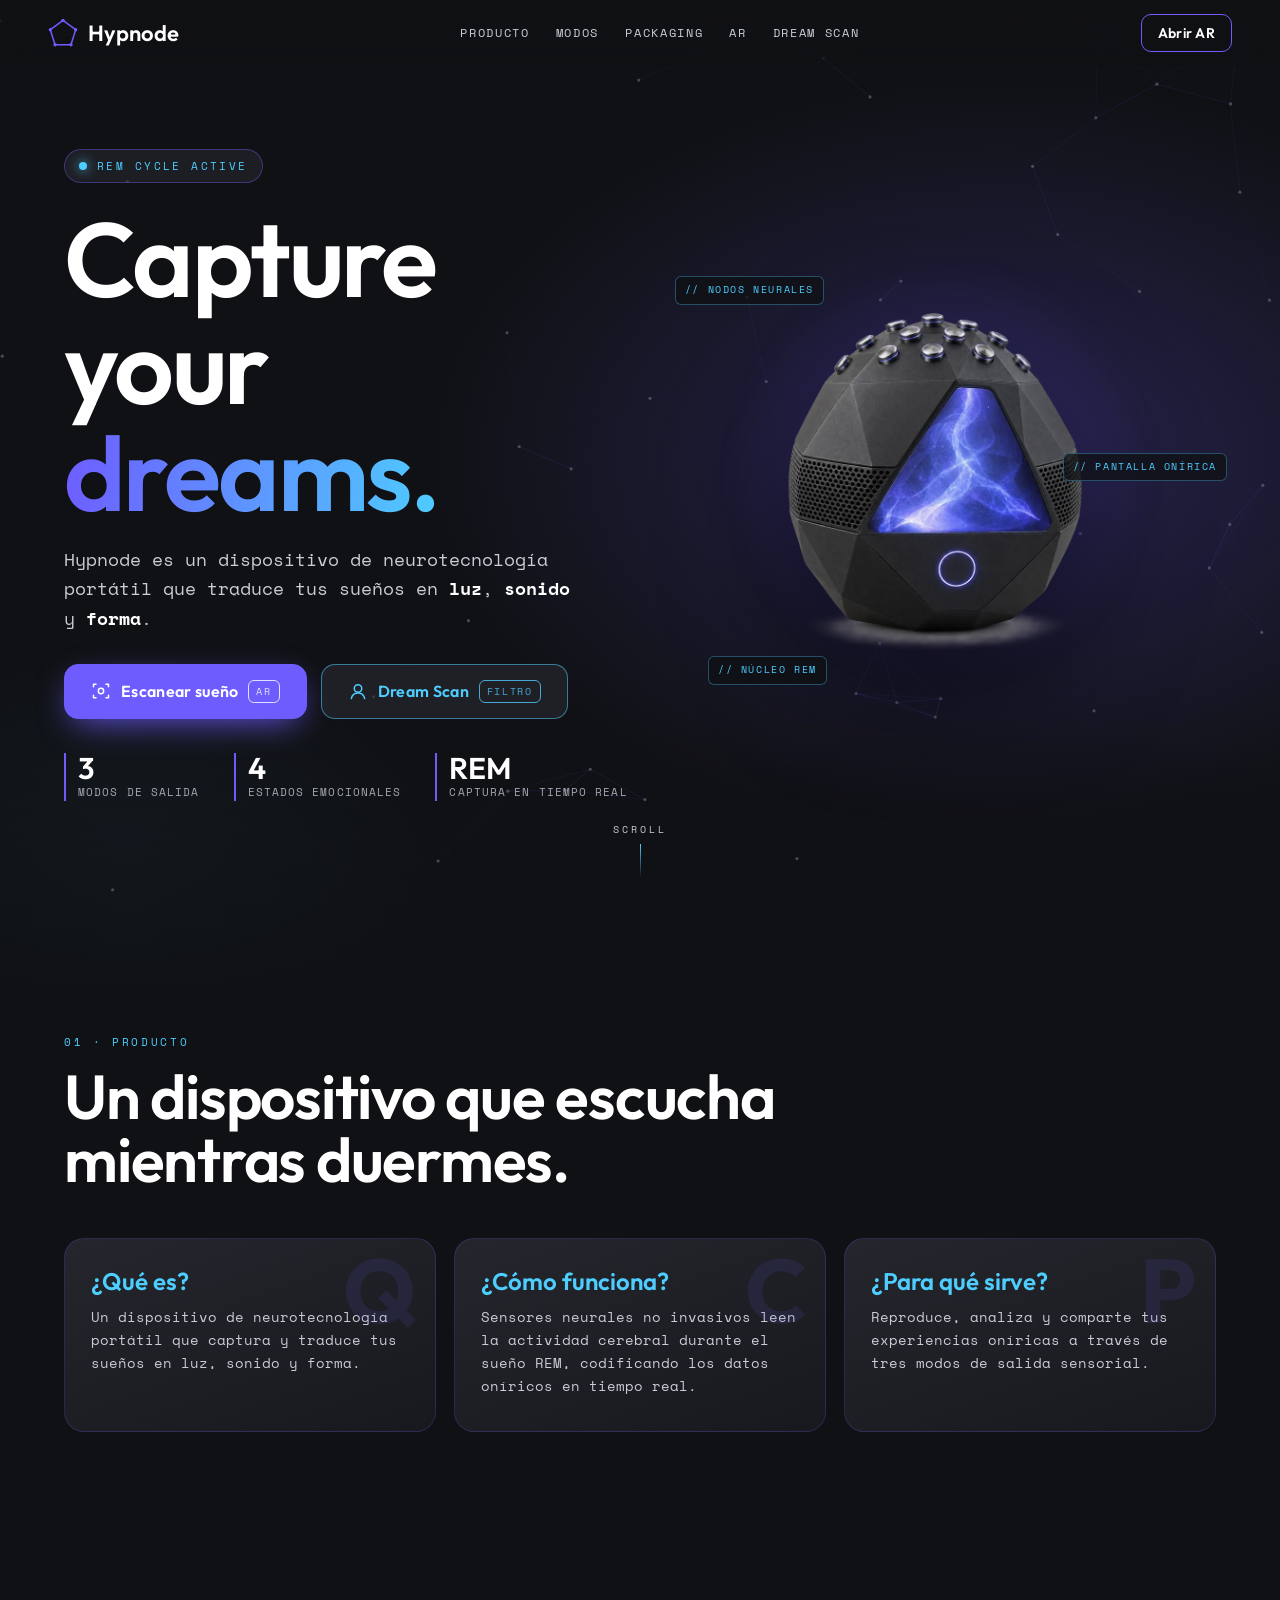
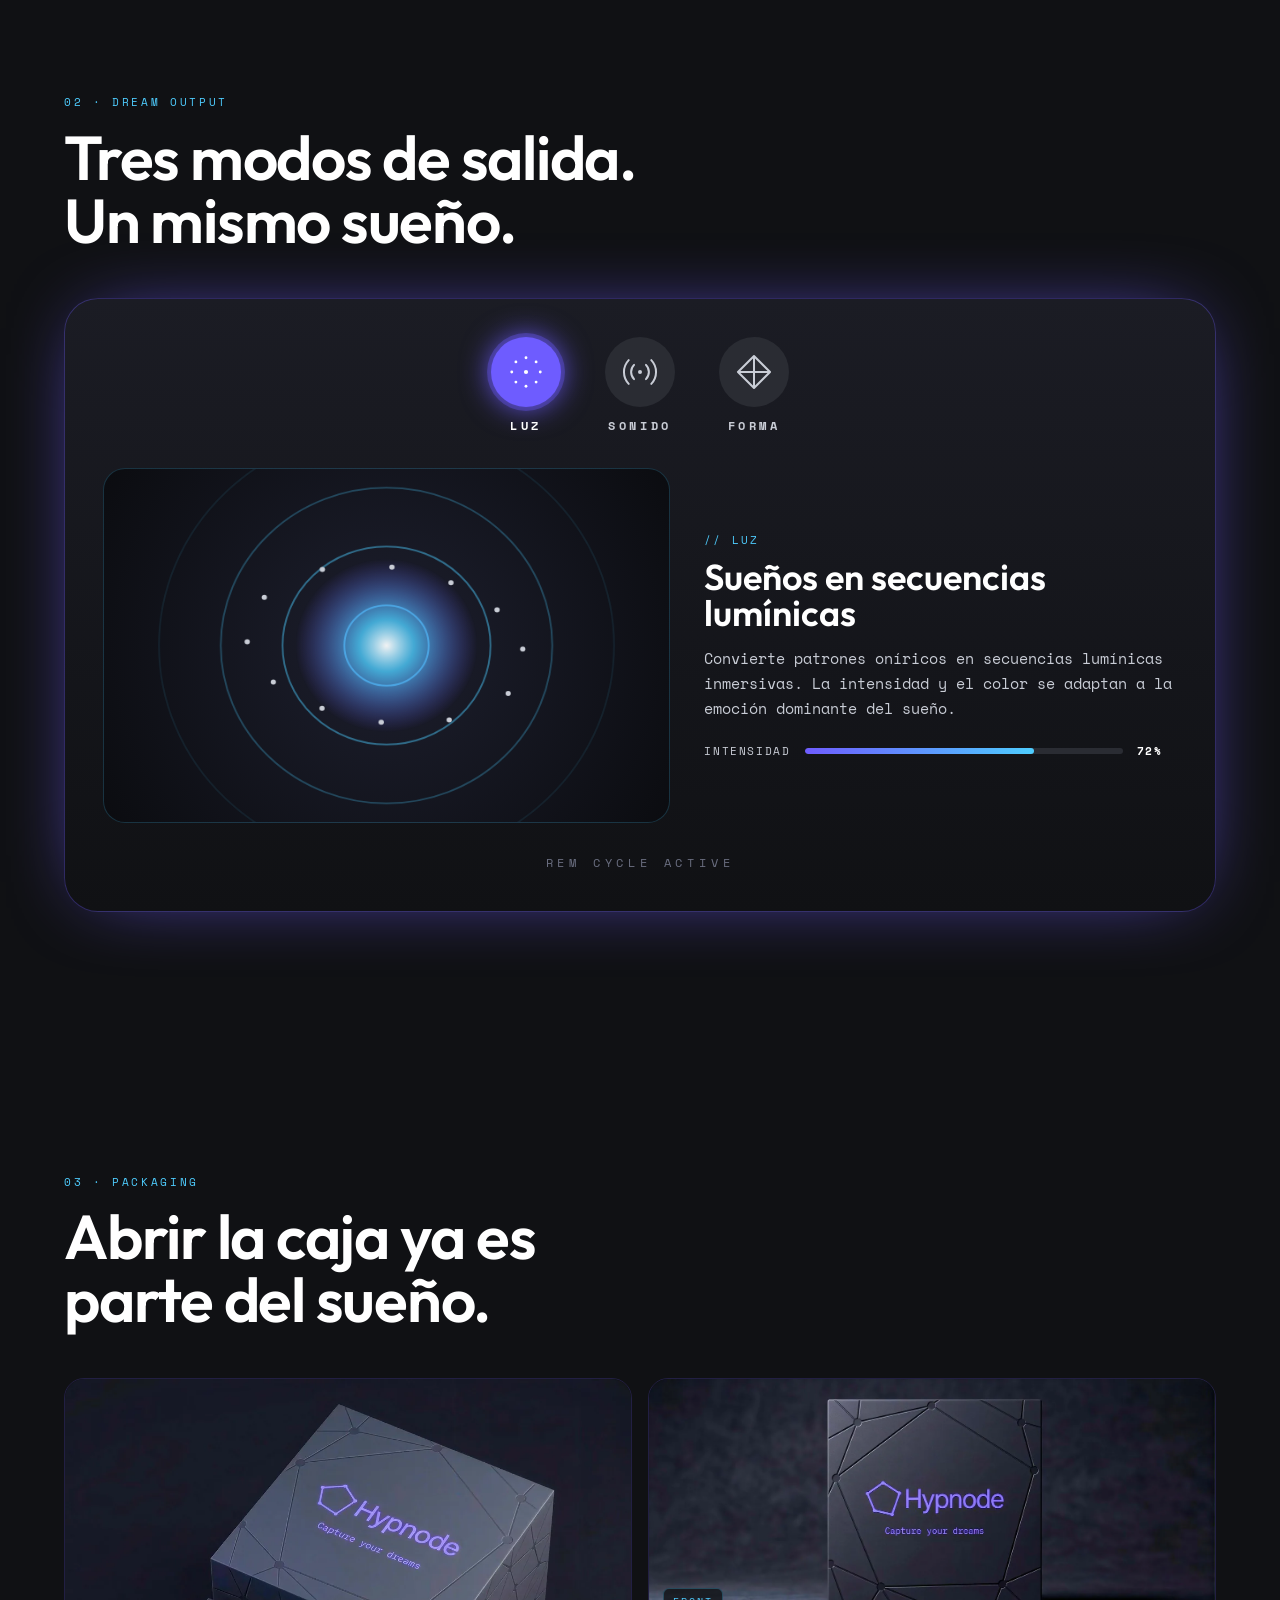
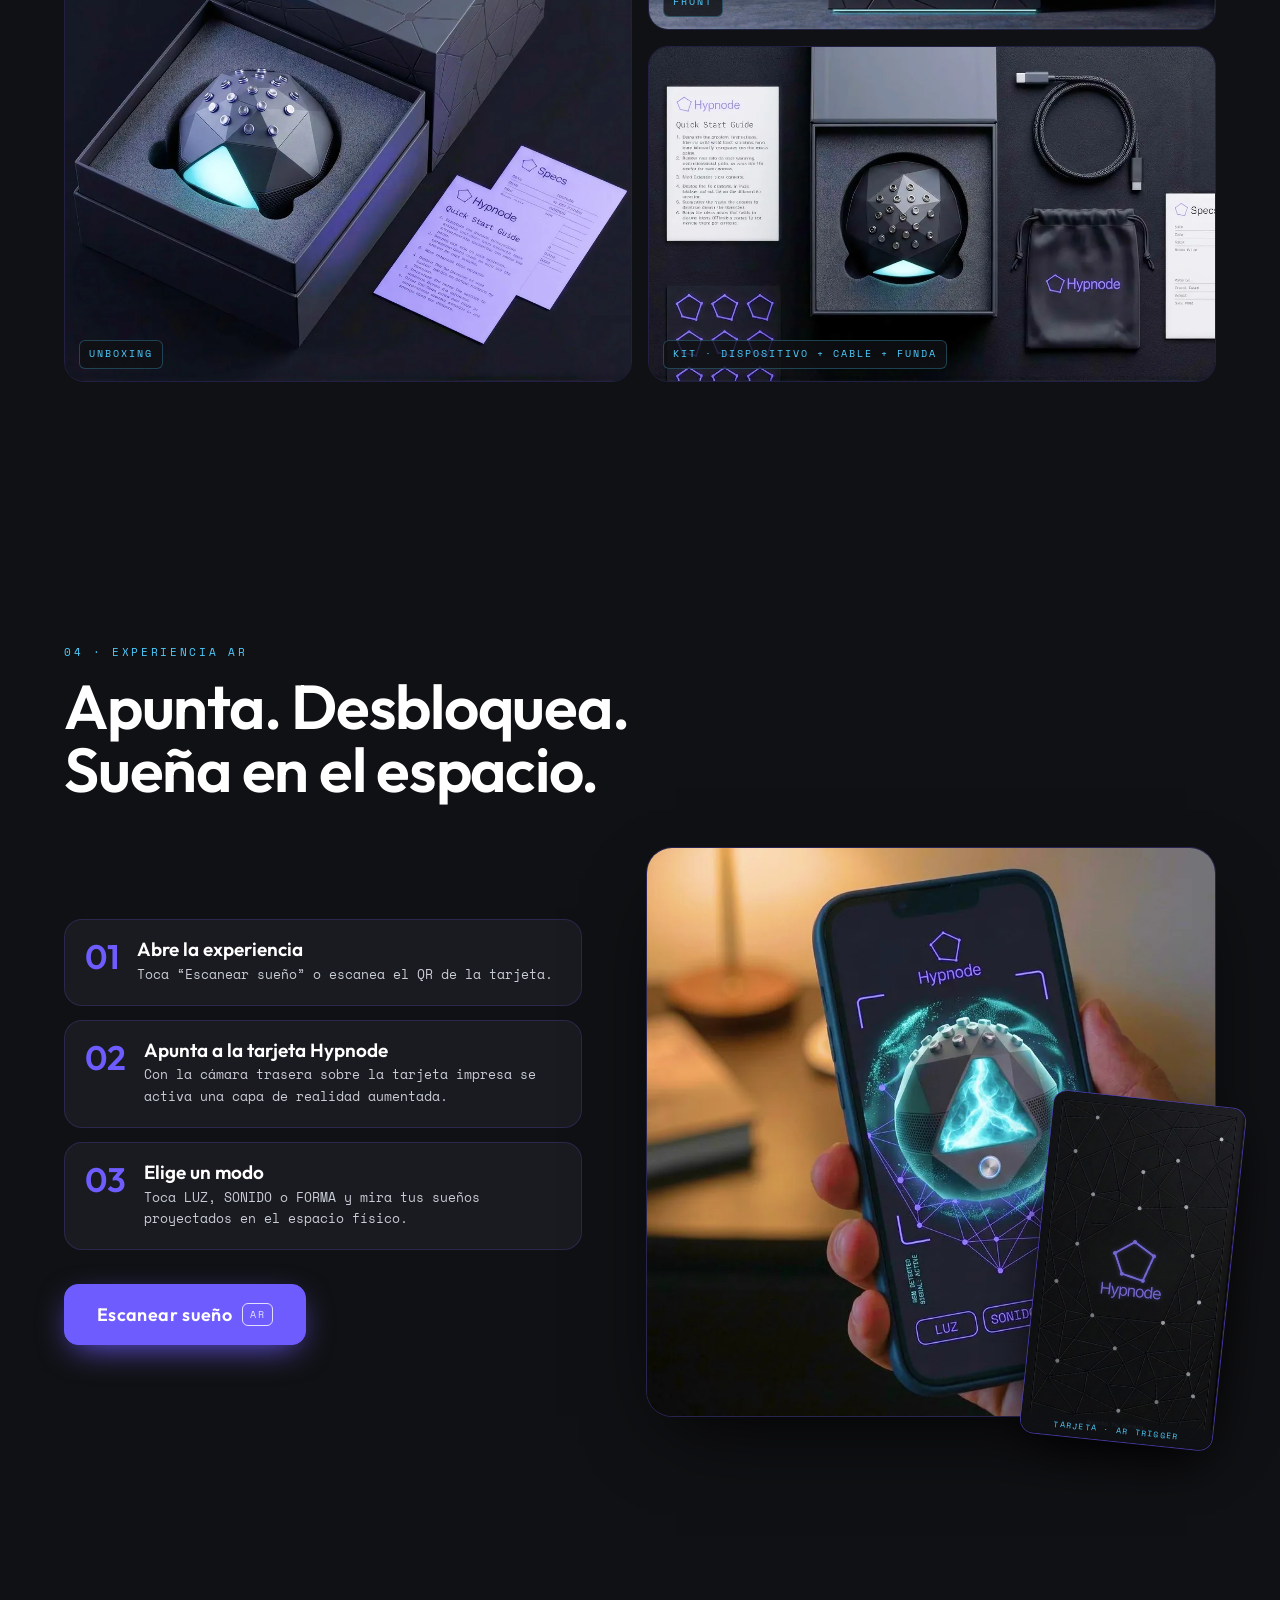
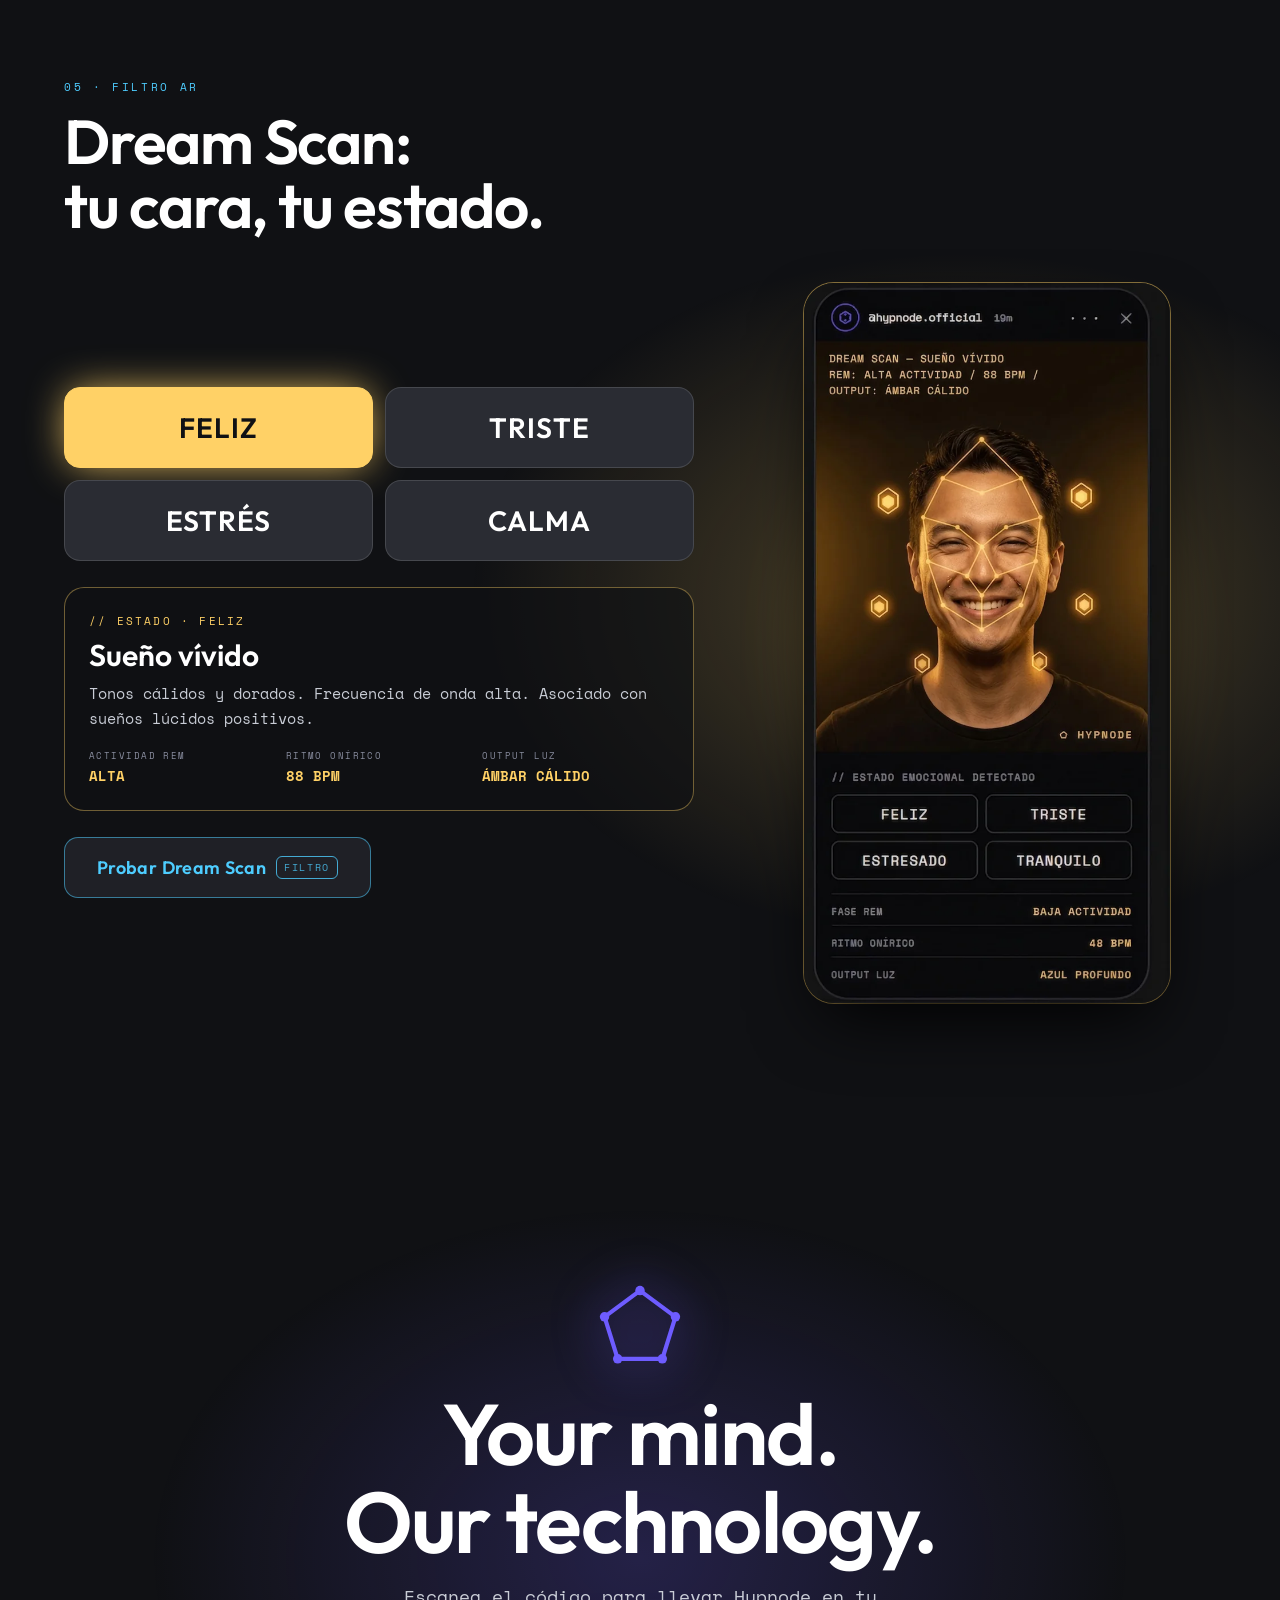
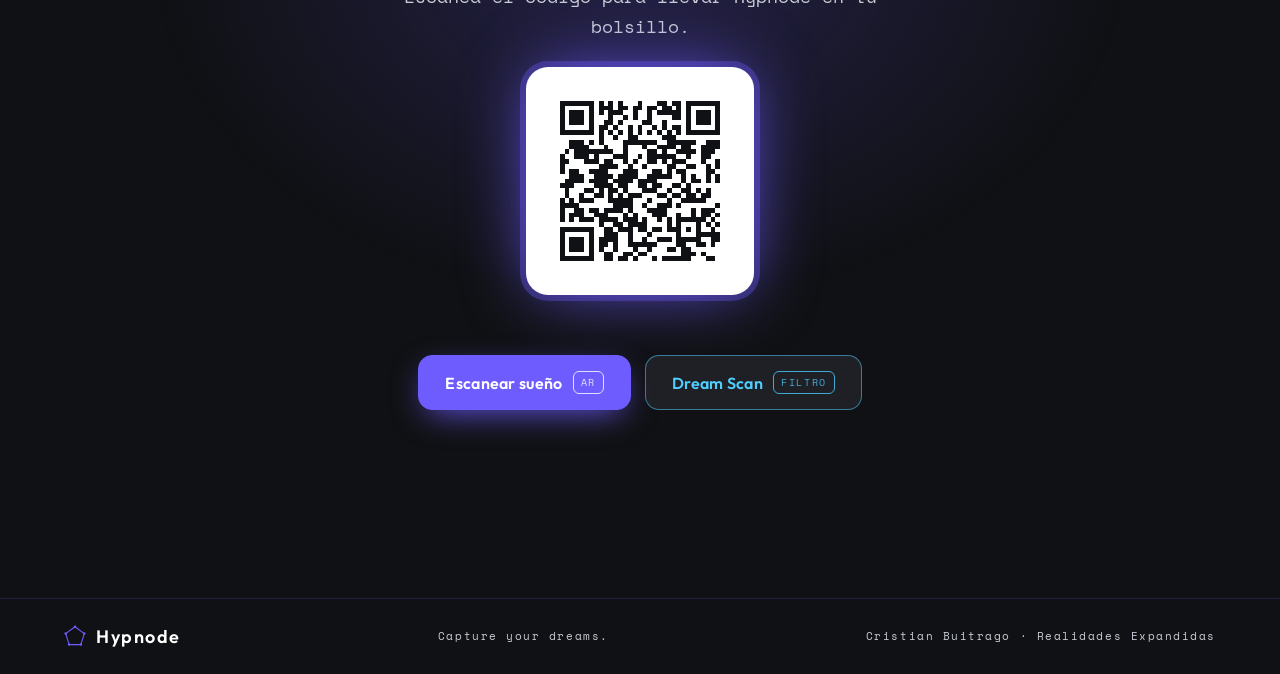
<file: hypnode/index.html>
<!DOCTYPE html>
<html lang="es">
<head>
<meta charset="UTF-8" />
<meta name="viewport" content="width=device-width, initial-scale=1" />
<title>Hypnode · Capture your dreams</title>
<meta name="description" content="Hypnode: neurotecnología portátil que captura y traduce tus sueños en luz, sonido y forma. Experiencia AR y filtro Dream Scan." />
<meta name="theme-color" content="#101114" />
<link rel="icon" href="assets/img/favicon.svg" type="image/svg+xml" />
<link rel="preconnect" href="https://fonts.googleapis.com" />
<link rel="preconnect" href="https://fonts.gstatic.com" crossorigin />
<link href="https://fonts.googleapis.com/css2?family=Outfit:wght@400;600;700&family=Space+Mono:wght@400;700&display=swap" rel="stylesheet" />
<link rel="stylesheet" href="css/home.css" />
</head>
<body>
<canvas id="red" aria-hidden="true"></canvas>

<svg width="0" height="0" style="position:absolute" aria-hidden="true">
  <symbol id="logo-nodo" viewBox="0 0 64 64">
    <polygon points="32,5 59,25 49,57 15,57 5,25" fill="none" stroke="currentColor" stroke-width="3.2" stroke-linejoin="round"/>
    <g fill="currentColor"><circle cx="32" cy="5" r="3.6"/><circle cx="59" cy="25" r="3.6"/><circle cx="49" cy="57" r="3.6"/><circle cx="15" cy="57" r="3.6"/><circle cx="5" cy="25" r="3.6"/></g>
  </symbol>
</svg>

<header class="nav" id="nav">
  <a class="marca" href="#inicio" aria-label="Hypnode"><svg><use href="#logo-nodo"/></svg><span>Hypnode</span></a>
  <nav>
    <a href="#que-es">Producto</a>
    <a href="#modos">Modos</a>
    <a href="#packaging">Packaging</a>
    <a href="#ar">AR</a>
    <a href="#dreamscan">Dream Scan</a>
  </nav>
  <a class="btn mini" href="ar/" data-sfx="click">Abrir AR</a>
</header>

<main>
<!-- HERO -->
<section class="hero" id="inicio">
  <div class="hero-txt">
    <div class="estado"><i></i><span>REM CYCLE ACTIVE</span></div>
    <h1>Capture<br/>your <em>dreams.</em></h1>
    <p class="lead">Hypnode es un dispositivo de neurotecnología portátil que traduce tus sueños en <b>luz</b>, <b>sonido</b> y <b>forma</b>.</p>
    <div class="ctas">
      <a class="btn primario" href="ar/" data-sfx="click"><svg viewBox="0 0 24 24"><path d="M3 7V4h3M21 7V4h-3M3 17v3h3M21 17v3h-3"/><circle cx="12" cy="12" r="3.2"/></svg>Escanear sueño <small>AR</small></a>
      <a class="btn secundario" href="filtro/" data-sfx="click"><svg viewBox="0 0 24 24"><circle cx="12" cy="9" r="4.5"/><path d="M4 21c1-4.5 4-6.5 8-6.5s7 2 8 6.5"/></svg>Dream Scan <small>Filtro</small></a>
    </div>
    <ul class="datos">
      <li><b>3</b><span>modos de salida</span></li>
      <li><b>4</b><span>estados emocionales</span></li>
      <li><b>REM</b><span>captura en tiempo real</span></li>
    </ul>
  </div>
  <div class="hero-vis" id="vis">
    <div class="halo"></div>
    <img class="prod" id="prod" src="assets/img/producto.webp" alt="Dispositivo Hypnode con pantalla triangular de energía" width="1000" height="1000" />
    <span class="etq e1">// NODOS NEURALES</span>
    <span class="etq e2">// PANTALLA ONÍRICA</span>
    <span class="etq e3">// NÚCLEO REM</span>
  </div>
  <a class="bajar" href="#que-es" aria-label="Bajar">scroll<i></i></a>
</section>

<!-- QUE ES -->
<section class="sec" id="que-es">
  <div class="cab"><span class="tag">01 · PRODUCTO</span><h2>Un dispositivo que escucha<br/>mientras duermes.</h2></div>
  <div class="trio">
    <article class="card rev"><span class="num">Q</span><h3>¿Qué es?</h3><p>Un dispositivo de neurotecnología portátil que captura y traduce tus sueños en luz, sonido y forma.</p></article>
    <article class="card rev"><span class="num">C</span><h3>¿Cómo funciona?</h3><p>Sensores neurales no invasivos leen la actividad cerebral durante el sueño REM, codificando los datos oníricos en tiempo real.</p></article>
    <article class="card rev"><span class="num">P</span><h3>¿Para qué sirve?</h3><p>Reproduce, analiza y comparte tus experiencias oníricas a través de tres modos de salida sensorial.</p></article>
  </div>
</section>

<!-- MODOS -->
<section class="sec modos" id="modos">
  <div class="cab"><span class="tag">02 · DREAM OUTPUT</span><h2>Tres modos de salida.<br/>Un mismo sueño.</h2></div>
  <div class="panel rev">
    <div class="selector" role="tablist">
      <button role="tab" class="on" data-modo="luz"><svg viewBox="0 0 64 64"><circle cx="32" cy="32" r="3.5" fill="currentColor"/><g fill="currentColor"><circle cx="32" cy="8" r="2.4"/><circle cx="49" cy="15" r="2.4"/><circle cx="56" cy="32" r="2.4"/><circle cx="49" cy="49" r="2.4"/><circle cx="32" cy="56" r="2.4"/><circle cx="15" cy="49" r="2.4"/><circle cx="8" cy="32" r="2.4"/><circle cx="15" cy="15" r="2.4"/></g></svg><span>LUZ</span></button>
      <button role="tab" data-modo="sonido"><svg viewBox="0 0 64 64" fill="none" stroke="currentColor" stroke-width="3.4" stroke-linecap="round"><path d="M22 20a17 17 0 0 0 0 24M42 20a17 17 0 0 1 0 24M13 12a29 29 0 0 0 0 40M51 12a29 29 0 0 1 0 40"/><circle cx="32" cy="32" r="3.4" fill="currentColor" stroke="none"/></svg><span>SONIDO</span></button>
      <button role="tab" data-modo="forma"><svg viewBox="0 0 64 64" fill="none" stroke="currentColor" stroke-width="3.4" stroke-linejoin="round"><path d="M32 5 59 32 32 59 5 32Z"/><path d="M32 5v54M5 32h54"/></svg><span>FORMA</span></button>
    </div>
    <div class="escena">
      <div class="lienzo" id="lienzo"><canvas id="modo-canvas" width="640" height="420"></canvas></div>
      <div class="info">
        <div class="tipo" id="m-tag">// LUZ</div>
        <h3 id="m-titulo">Sueños en secuencias lumínicas</h3>
        <p id="m-texto">Convierte patrones oníricos en secuencias lumínicas inmersivas. La intensidad y el color se adaptan a la emoción dominante del sueño.</p>
        <div class="medidor"><span>INTENSIDAD</span><div><i id="m-barra"></i></div><b id="m-val">72%</b></div>
      </div>
    </div>
    <div class="pie-panel">REM CYCLE ACTIVE</div>
  </div>
</section>

<!-- PACKAGING -->
<section class="sec" id="packaging">
  <div class="cab"><span class="tag">03 · PACKAGING</span><h2>Abrir la caja ya es<br/>parte del sueño.</h2></div>
  <div class="mosaico">
    <figure class="rev g1"><img src="assets/img/unboxing.webp" loading="lazy" alt="Unboxing de Hypnode" /><figcaption>UNBOXING</figcaption></figure>
    <figure class="rev g2"><img src="assets/img/caja-frente.webp" loading="lazy" alt="Frente de la caja Hypnode" /><figcaption>FRONT</figcaption></figure>
    <figure class="rev g3"><img src="assets/img/kit.webp" loading="lazy" alt="Contenido: dispositivo, cable, funda y guía" /><figcaption>KIT · DISPOSITIVO + CABLE + FUNDA</figcaption></figure>
  </div>
</section>

<!-- AR -->
<section class="sec ar" id="ar">
  <div class="cab"><span class="tag">04 · EXPERIENCIA AR</span><h2>Apunta. Desbloquea.<br/>Sueña en el espacio.</h2></div>
  <div class="ar-grid">
    <div class="ar-pasos">
      <ol>
        <li class="rev"><b>01</b><div><h4>Abre la experiencia</h4><p>Toca “Escanear sueño” o escanea el QR de la tarjeta.</p></div></li>
        <li class="rev"><b>02</b><div><h4>Apunta a la tarjeta Hypnode</h4><p>Con la cámara trasera sobre la tarjeta impresa se activa una capa de realidad aumentada.</p></div></li>
        <li class="rev"><b>03</b><div><h4>Elige un modo</h4><p>Toca LUZ, SONIDO o FORMA y mira tus sueños proyectados en el espacio físico.</p></div></li>
      </ol>
      <a class="btn primario grande" href="ar/" data-sfx="click">Escanear sueño <small>AR</small></a>
    </div>
    <div class="ar-vis rev">
      <img class="mano" src="assets/img/ar-mano.webp" loading="lazy" alt="Mano sosteniendo un celular con el dispositivo Hypnode en realidad aumentada" />
      <div class="tarjeta"><img src="assets/img/tarjeta.jpg" loading="lazy" alt="Tarjeta Hypnode para escanear" /><span>TARJETA · AR TRIGGER</span></div>
    </div>
  </div>
</section>

<!-- DREAM SCAN -->
<section class="sec scan" id="dreamscan" data-emo="feliz">
  <div class="cab"><span class="tag">05 · FILTRO AR</span><h2>Dream Scan:<br/>tu cara, tu estado.</h2></div>
  <div class="scan-grid">
    <div class="scan-izq">
      <div class="emos" role="tablist">
        <button class="on" data-emo="feliz">FELIZ</button>
        <button data-emo="triste">TRISTE</button>
        <button data-emo="estres">ESTRÉS</button>
        <button data-emo="calma">CALMA</button>
      </div>
      <div class="lectura">
        <div class="tipo" id="e-tag">// ESTADO · FELIZ</div>
        <h3 id="e-titulo">Sueño vívido</h3>
        <p id="e-texto">Tonos cálidos y dorados. Frecuencia de onda alta. Asociado con sueños lúcidos positivos.</p>
        <dl>
          <div><dt>ACTIVIDAD REM</dt><dd id="e-rem">ALTA</dd></div>
          <div><dt>RITMO ONÍRICO</dt><dd id="e-bpm">88 BPM</dd></div>
          <div><dt>OUTPUT LUZ</dt><dd id="e-luz">ÁMBAR CÁLIDO</dd></div>
        </dl>
      </div>
      <a class="btn secundario grande" href="filtro/" data-sfx="click">Probar Dream Scan <small>Filtro</small></a>
    </div>
    <div class="scan-vis">
      <div class="aura"></div>
      <img id="scan-img" src="assets/img/scan-feliz.webp" alt="Filtro Dream Scan en estado feliz" />
    </div>
  </div>
</section>

<!-- QR / CIERRE -->
<section class="cierre" id="qr">
  <div class="cierre-in">
    <svg class="logo-grande"><use href="#logo-nodo"/></svg>
    <h2>Your mind.<br/>Our technology.</h2>
    <p class="lead">Escanea el código para llevar Hypnode en tu bolsillo.</p>
    <div class="qr-box"><img src="assets/img/qr.png" alt="Código QR de Hypnode" width="220" height="220" /></div>
    <div class="ctas centro">
      <a class="btn primario" href="ar/" data-sfx="click">Escanear sueño <small>AR</small></a>
      <a class="btn secundario" href="filtro/" data-sfx="click">Dream Scan <small>Filtro</small></a>
    </div>
  </div>
</section>
</main>

<footer>
  <a class="marca" href="#inicio"><svg><use href="#logo-nodo"/></svg><span>Hypnode</span></a>
  <span>Capture your dreams.</span>
  <span>Cristian Buitrago · Realidades Expandidas</span>
</footer>

<script type="module" src="js/home.js"></script>
</body>
</html>
</file>
<file: hypnode/css/home.css>
:root{
  --base:#101114; --sup:#2A2C33; --marca:#6E5CFF; --brillo:#4ECDFF; --metal:#C9CDD6;
  --acc:#6E5CFF;
  --tit:"Outfit",system-ui,sans-serif; --mono:"Space Mono",ui-monospace,monospace;
}
*{box-sizing:border-box}
html{scroll-behavior:smooth}
body{margin:0;background:var(--base);color:#E8EAF2;font-family:var(--mono);font-size:15px;line-height:1.65;-webkit-font-smoothing:antialiased;overflow-x:hidden}
img{max-width:100%;height:auto;display:block}
a{color:inherit}
#red{position:fixed;inset:0;width:100%;height:100%;z-index:0;opacity:.55;pointer-events:none}
main,footer,.nav{position:relative;z-index:1}

/* NAV */
.nav{position:fixed;top:0;left:0;right:0;z-index:50;display:flex;align-items:center;justify-content:space-between;gap:20px;padding:14px clamp(16px,4vw,48px);backdrop-filter:blur(14px);background:linear-gradient(#101114dd,#10111400);transition:background .3s}
.nav.sol{background:#101114ee;border-bottom:1px solid #6E5CFF33}
.marca{display:flex;align-items:center;gap:10px;text-decoration:none;font:600 22px var(--tit);color:#fff}
.marca svg{width:30px;height:30px;color:var(--marca)}
.nav nav{display:flex;gap:26px}
.nav nav a{font-size:12px;letter-spacing:.14em;text-transform:uppercase;text-decoration:none;color:var(--metal);position:relative;padding:4px 0}
.nav nav a::after{content:"";position:absolute;left:0;bottom:0;width:0;height:1px;background:var(--brillo);transition:width .25s}
.nav nav a:hover{color:#fff}.nav nav a:hover::after{width:100%}

/* BOTONES */
.btn{display:inline-flex;align-items:center;gap:10px;padding:15px 26px;border-radius:14px;font:600 16px var(--tit);letter-spacing:.02em;text-decoration:none;border:1.5px solid var(--marca);color:#fff;cursor:pointer;transition:transform .2s,box-shadow .25s,background .25s;position:relative}
.btn svg{width:20px;height:20px;fill:none;stroke:currentColor;stroke-width:1.8;stroke-linecap:round;stroke-linejoin:round}
.btn small{font:400 10px var(--mono);letter-spacing:.16em;text-transform:uppercase;padding:3px 7px;border:1px solid currentColor;border-radius:6px;opacity:.8}
.btn.primario{background:var(--marca);box-shadow:0 0 0 0 #6E5CFF88,0 10px 34px -10px #6E5CFF}
.btn.primario:hover{transform:translateY(-3px);box-shadow:0 0 0 6px #6E5CFF33,0 16px 40px -8px #6E5CFF}
.btn.secundario{background:#2A2C3399;border-color:#4ECDFF88;color:var(--brillo)}
.btn.secundario:hover{transform:translateY(-3px);background:#4ECDFF1a;border-color:var(--brillo)}
.btn.mini{padding:9px 16px;font-size:14px;border-radius:10px;background:transparent}
.btn.mini:hover{background:var(--marca)}
.btn.grande{padding:18px 32px;font-size:18px}
.btn:active{transform:scale(.97)}

/* HERO */
.hero{min-height:100svh;display:grid;grid-template-columns:1.05fr 1fr;align-items:center;gap:20px;padding:120px clamp(18px,5vw,72px) 70px;position:relative}
.hero::before{content:"";position:absolute;inset:0 0 -120px 0;z-index:-1;pointer-events:none;background:radial-gradient(900px 600px at 78% 45%,#6E5CFF40,transparent 65%),radial-gradient(500px 400px at 10% 90%,#4ECDFF14,transparent 70%);-webkit-mask-image:linear-gradient(#000 70%,transparent);mask-image:linear-gradient(#000 70%,transparent)}
.estado{display:inline-flex;align-items:center;gap:10px;padding:7px 14px;border:1px solid #6E5CFF66;border-radius:99px;font-size:11px;letter-spacing:.22em;color:var(--brillo);background:#2A2C3388}
.estado i{width:8px;height:8px;border-radius:50%;background:var(--brillo);box-shadow:0 0 12px var(--brillo);animation:pulso 1.6s infinite}
@keyframes pulso{50%{opacity:.25;transform:scale(.7)}}
h1,h2,h3,h4{font-family:var(--tit);font-weight:600;margin:0;line-height:1.02;color:#fff}
h1{font-size:clamp(46px,8.2vw,112px);letter-spacing:-.025em;margin:22px 0 18px}
h1 em{font-style:normal;background:linear-gradient(95deg,var(--marca),var(--brillo));-webkit-background-clip:text;background-clip:text;color:transparent}
.lead{font-size:clamp(15px,1.5vw,18px);max-width:520px;color:var(--metal)}
.lead b{color:#fff;font-weight:700}
.ctas{display:flex;flex-wrap:wrap;gap:14px;margin:30px 0 34px}
.ctas.centro{justify-content:center}
.datos{list-style:none;display:flex;gap:34px;padding:0;margin:0;flex-wrap:wrap}
.datos li{display:flex;flex-direction:column;border-left:2px solid var(--marca);padding-left:12px}
.datos b{font:600 30px var(--tit);color:#fff;line-height:1}
.datos span{font-size:11px;letter-spacing:.1em;text-transform:uppercase;color:var(--metal);opacity:.8}
.hero-vis{position:relative;display:grid;place-items:center;aspect-ratio:1/1;max-height:80vh;justify-self:center;width:100%}
.halo{position:absolute;width:78%;aspect-ratio:1;border-radius:50%;background:radial-gradient(circle,#4ECDFF30,#6E5CFF22 45%,transparent 70%);filter:blur(10px);animation:resp 5s ease-in-out infinite}
@keyframes resp{50%{transform:scale(1.12);opacity:.75}}
.prod{position:relative;width:86%;filter:drop-shadow(0 40px 60px #000a);transition:transform .15s ease-out;animation:flota 6s ease-in-out infinite;will-change:transform}
@keyframes flota{50%{translate:0 -14px}}
.etq{position:absolute;font-size:10px;letter-spacing:.16em;color:var(--brillo);padding:5px 9px;border:1px solid #4ECDFF55;background:#101114bb;border-radius:6px;white-space:nowrap;animation:flota 7s ease-in-out infinite}
.etq.e1{top:14%;left:2%}.etq.e2{top:46%;right:-2%;animation-delay:-2s}.etq.e3{bottom:12%;left:8%;animation-delay:-4s}
.bajar{position:absolute;bottom:22px;left:50%;translate:-50% 0;font-size:10px;letter-spacing:.3em;text-transform:uppercase;text-decoration:none;color:var(--metal);display:flex;flex-direction:column;align-items:center;gap:6px}
.bajar i{width:1px;height:34px;background:linear-gradient(var(--brillo),transparent);animation:cae 2s infinite}
@keyframes cae{0%{transform:scaleY(0);transform-origin:top}50%{transform:scaleY(1);transform-origin:top}51%{transform-origin:bottom}100%{transform:scaleY(0);transform-origin:bottom}}

/* SECCIONES */
.sec{padding:clamp(70px,10vw,140px) clamp(18px,5vw,72px);max-width:1360px;margin:0 auto}
.cab{margin-bottom:46px}
.tag{display:inline-block;font-size:11px;letter-spacing:.24em;color:var(--brillo);margin-bottom:14px}
h2{font-size:clamp(32px,5vw,62px);letter-spacing:-.02em}
.trio{display:grid;grid-template-columns:repeat(3,1fr);gap:18px}
.card{position:relative;padding:30px 26px 34px;border-radius:20px;background:linear-gradient(160deg,#2A2C33cc,#1a1b20cc);border:1px solid #6E5CFF33;overflow:hidden;transition:transform .3s,border-color .3s}
.card:hover{transform:translateY(-6px);border-color:var(--marca)}
.card .num{position:absolute;right:18px;top:6px;font:700 90px var(--tit);color:#6E5CFF1c;line-height:1}
.card h3{font-size:24px;margin-bottom:12px;color:var(--brillo)}
.card p{margin:0;color:var(--metal);font-size:14px}

/* MODOS */
.panel{border-radius:34px;border:1px solid #6E5CFF55;background:linear-gradient(180deg,#1b1c24,#101114);padding:clamp(20px,3vw,40px);box-shadow:0 0 80px -30px #6E5CFF}
.selector{display:flex;justify-content:center;gap:clamp(14px,4vw,44px);margin-bottom:34px}
.selector button{display:flex;flex-direction:column;align-items:center;gap:10px;background:none;border:0;color:var(--metal);cursor:pointer;font:700 12px var(--mono);letter-spacing:.3em;padding:0}
.selector svg{width:70px;height:70px;padding:16px;border-radius:50%;background:var(--marca);color:#fff;transition:transform .25s,box-shadow .25s,background .25s}
.selector button:hover svg{transform:scale(1.08)}
.selector button:not(.on) svg{background:#2A2C33;color:var(--metal)}
.selector button.on{color:#fff}
.selector button.on svg{box-shadow:0 0 0 4px #6E5CFF55,0 0 30px #6E5CFF}
.escena{display:grid;grid-template-columns:1.2fr 1fr;gap:34px;align-items:center}
.lienzo{border-radius:22px;overflow:hidden;background:radial-gradient(circle at 50% 50%,#1d1f2e,#0b0c10);border:1px solid #4ECDFF33;aspect-ratio:16/10}
.lienzo canvas{width:100%;height:100%;display:block}
.tipo{font-size:11px;letter-spacing:.2em;color:var(--brillo);margin-bottom:10px}
.info h3{font-size:clamp(24px,3vw,36px);margin-bottom:14px}
.info p{color:var(--metal);margin:0 0 22px}
.medidor{display:flex;align-items:center;gap:14px;font-size:11px;letter-spacing:.15em;color:var(--metal)}
.medidor div{flex:1;height:6px;border-radius:9px;background:#2A2C33;overflow:hidden}
.medidor i{display:block;height:100%;width:72%;background:linear-gradient(90deg,var(--marca),var(--brillo));border-radius:9px;transition:width .6s}
.medidor b{color:#fff;font-weight:700;min-width:40px}
.pie-panel{text-align:center;margin-top:30px;font-size:12px;letter-spacing:.4em;color:#6a6e80}

/* PACKAGING */
.mosaico{display:grid;grid-template-columns:repeat(6,1fr);grid-auto-rows:minmax(160px,auto);gap:16px}
.mosaico figure{margin:0;position:relative;border-radius:20px;overflow:hidden;border:1px solid #6E5CFF33}
.mosaico img{width:100%;height:100%;object-fit:cover;transition:transform .7s}
.mosaico figure:hover img{transform:scale(1.06)}
.mosaico figcaption{position:absolute;left:14px;bottom:12px;font-size:10px;letter-spacing:.2em;padding:5px 9px;border-radius:6px;background:#101114cc;color:var(--brillo);border:1px solid #4ECDFF44}
.g1{grid-column:span 3;grid-row:span 3}.g2{grid-column:span 3;grid-row:span 1}.g3{grid-column:span 3;grid-row:span 2}

/* AR */
.ar-grid{display:grid;grid-template-columns:1fr 1.1fr;gap:clamp(24px,5vw,70px);align-items:center}
.ar-pasos ol{list-style:none;padding:0;margin:0 0 34px;display:grid;gap:14px}
.ar-pasos li{display:flex;gap:18px;padding:20px;border-radius:18px;background:#2A2C3366;border:1px solid #6E5CFF33;transition:border-color .3s,transform .3s}
.ar-pasos li:hover{border-color:var(--brillo);transform:translateX(6px)}
.ar-pasos li b{font:600 34px var(--tit);color:var(--marca);line-height:1}
.ar-pasos h4{font-size:19px;margin-bottom:4px}
.ar-pasos p{margin:0;font-size:13px;color:var(--metal)}
.ar-vis{position:relative}
.ar-vis .mano{border-radius:26px;width:100%;border:1px solid #6E5CFF44;box-shadow:0 30px 80px -30px #000}
.tarjeta{position:absolute;right:-14px;bottom:-26px;width:34%;transform:rotate(6deg);border-radius:14px;overflow:hidden;border:1px solid #6E5CFF99;box-shadow:0 20px 50px -12px #000;background:#000;animation:flota 6s ease-in-out infinite}
.tarjeta span{position:absolute;left:0;right:0;bottom:0;text-align:center;font-size:8px;letter-spacing:.16em;padding:4px;background:#101114dd;color:var(--brillo)}

/* DREAM SCAN */
.scan{--acc:#FFD166;transition:--acc .5s}
.scan::before{content:"";position:absolute;inset:0;z-index:-1;background:radial-gradient(700px 500px at 75% 55%,color-mix(in srgb,var(--acc) 26%,transparent),transparent 70%);transition:background .6s}
.scan{position:relative}
.scan[data-emo=feliz]{--acc:#FFD166}.scan[data-emo=triste]{--acc:#4A90D9}.scan[data-emo=estres]{--acc:#FF6B6B}.scan[data-emo=calma]{--acc:#7FFFD4}
.scan-grid{display:grid;grid-template-columns:1.1fr .8fr;gap:clamp(24px,5vw,70px);align-items:center}
.emos{display:grid;grid-template-columns:1fr 1fr;gap:12px;margin-bottom:26px}
.emos button{padding:22px 10px;border-radius:16px;border:1.5px solid #ffffff22;background:#2A2C33;color:#fff;font:600 clamp(18px,2.4vw,28px) var(--tit);letter-spacing:.04em;cursor:pointer;transition:all .3s}
.emos button:hover{transform:translateY(-3px);border-color:var(--acc)}
.emos button.on{background:var(--acc);color:#101114;border-color:var(--acc);box-shadow:0 0 40px -6px var(--acc)}
.lectura{padding:24px;border-radius:20px;border:1px solid color-mix(in srgb,var(--acc) 40%,transparent);background:#101114aa;margin-bottom:26px}
.lectura .tipo{color:var(--acc)}
.lectura h3{font-size:30px;margin-bottom:10px}
.lectura p{margin:0 0 18px;color:var(--metal)}
.lectura dl{display:grid;grid-template-columns:repeat(3,1fr);gap:10px;margin:0}
.lectura dt{font-size:9px;letter-spacing:.16em;color:#8a8ea0}
.lectura dd{margin:2px 0 0;font:700 14px var(--mono);color:var(--acc)}
.scan-vis{position:relative;display:grid;place-items:center}
.aura{position:absolute;width:90%;aspect-ratio:.7;border-radius:50%;background:radial-gradient(circle,var(--acc),transparent 65%);opacity:.3;filter:blur(30px);transition:background .6s}
.scan-vis img{position:relative;width:auto;max-width:100%;max-height:min(80vh,760px);border-radius:30px;box-shadow:0 30px 70px -20px #000,0 0 0 1px color-mix(in srgb,var(--acc) 50%,transparent);transition:opacity .25s,transform .25s}
.scan-vis img.cambia{opacity:0;transform:scale(.96)}

/* CIERRE */
.cierre{padding:clamp(80px,12vw,160px) 20px;text-align:center;background:radial-gradient(700px 500px at 50% 40%,#6E5CFF38,transparent 70%)}
.cierre-in{max-width:640px;margin:0 auto;display:flex;flex-direction:column;align-items:center}
.logo-grande{width:84px;height:84px;color:var(--marca);filter:drop-shadow(0 0 24px #6E5CFF)}
.cierre h2{font-size:clamp(40px,7vw,86px);margin:22px 0 16px}
.cierre .lead{margin:0 auto 26px}
.qr-box{padding:14px;border-radius:22px;background:#fff;box-shadow:0 0 0 6px #6E5CFF55,0 0 70px -10px #6E5CFF;margin-bottom:30px}
.qr-box img{width:200px;height:200px;image-rendering:pixelated}
footer{display:flex;justify-content:space-between;align-items:center;flex-wrap:wrap;gap:12px;padding:26px clamp(18px,5vw,72px);border-top:1px solid #6E5CFF33;font-size:11px;letter-spacing:.14em;color:var(--metal)}
footer .marca{font-size:18px}footer .marca svg{width:22px;height:22px}

/* revelar */
.rev{opacity:0;transform:translateY(28px);transition:opacity .8s,transform .8s}
.rev.vis{opacity:1;transform:none}

@media(max-width:900px){
  .nav nav{display:none}
  .hero{grid-template-columns:1fr;padding-top:100px;text-align:left}
  .hero-vis{max-height:60vh;order:-1;margin-top:10px}
  .bajar{display:none}
  .trio,.escena,.ar-grid,.scan-grid{grid-template-columns:1fr}
  .mosaico{grid-template-columns:1fr}.g1,.g2,.g3{grid-column:auto;grid-row:auto}
  .mosaico figure{aspect-ratio:4/3}
  .etq.e2{right:0}
  .tarjeta{right:6px;bottom:-18px;width:30%}
  .lectura dl{grid-template-columns:1fr}
}
@media(prefers-reduced-motion:reduce){*{animation:none!important;transition:none!important}.rev{opacity:1;transform:none}}
</file>
